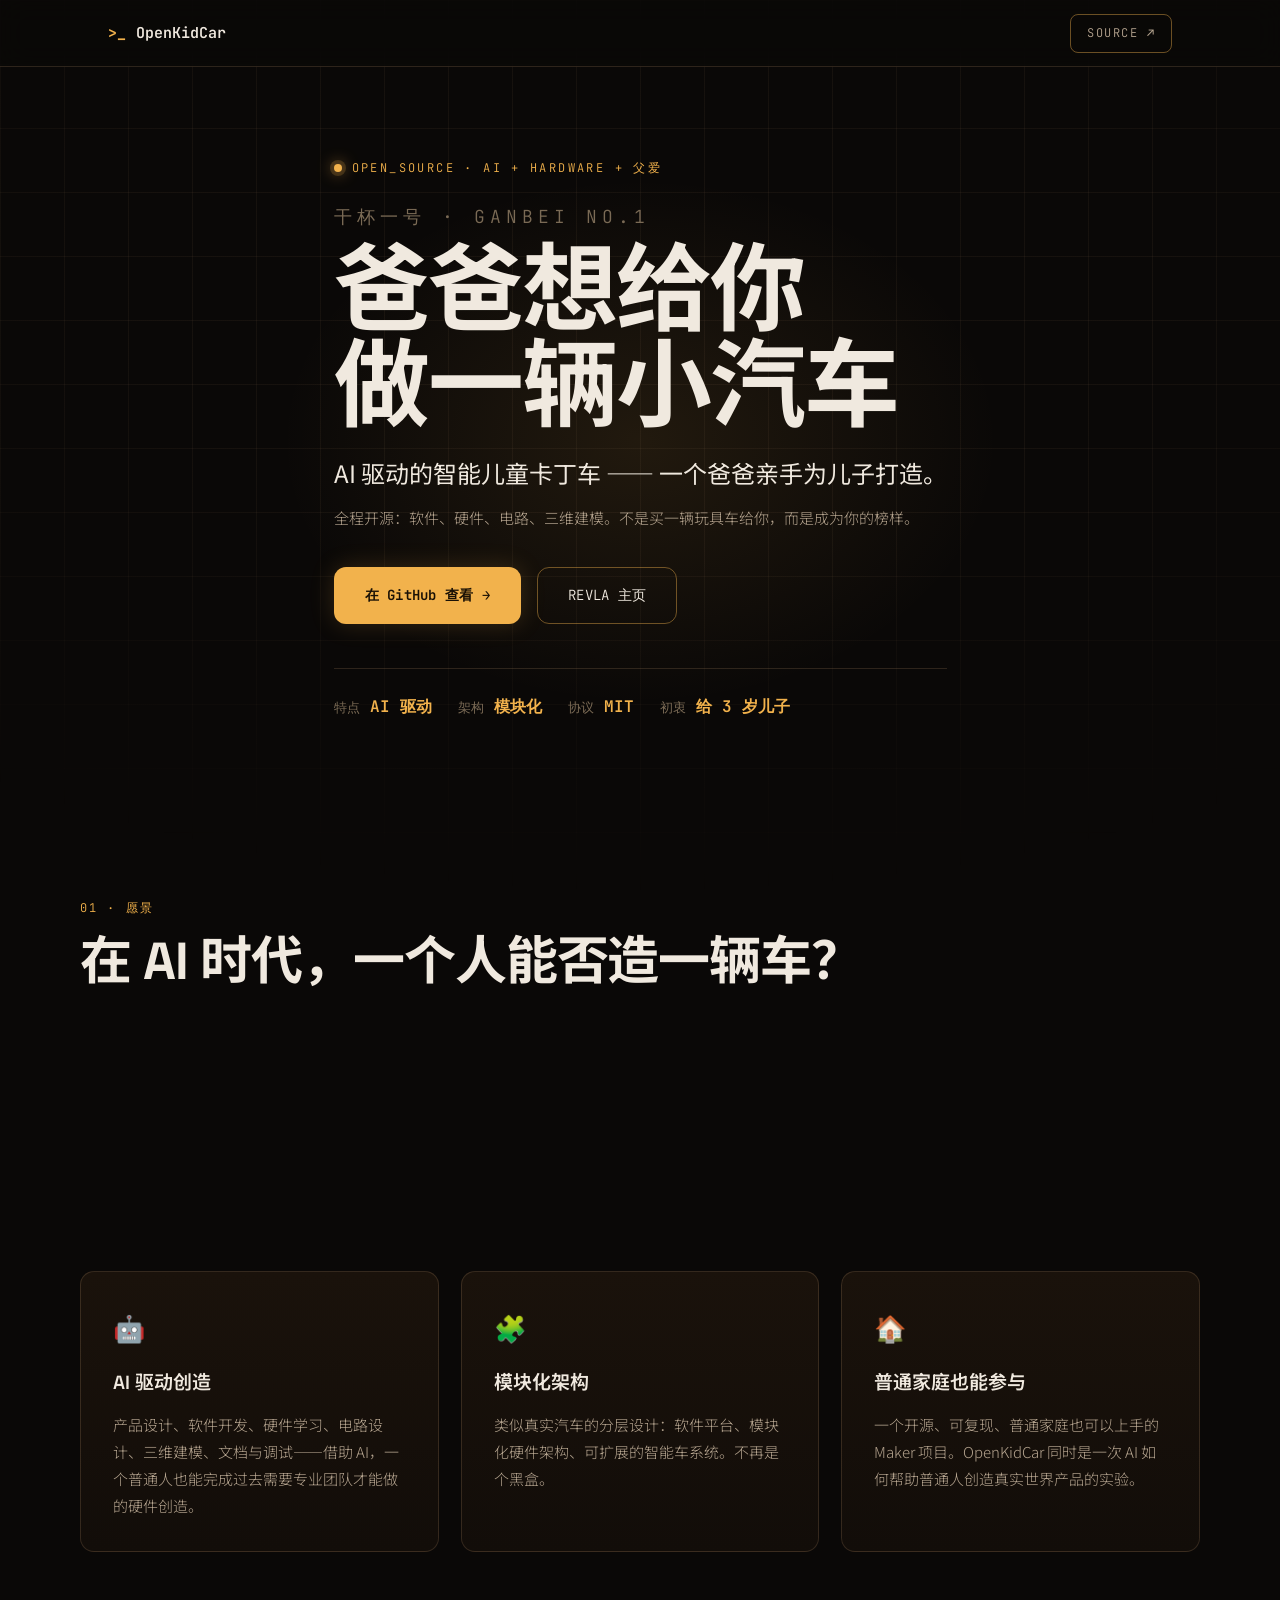
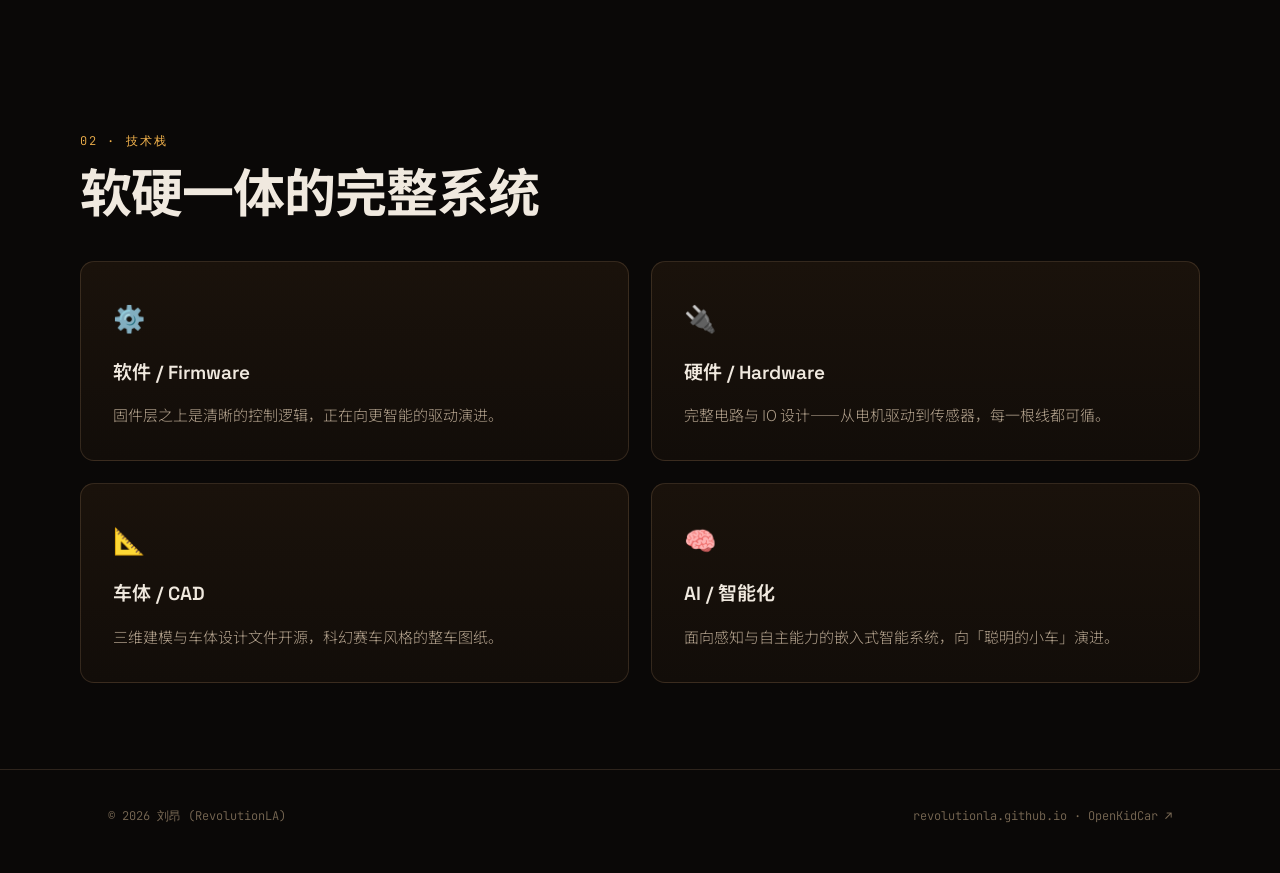
<file: index.html>
<!DOCTYPE html>
<html lang="zh-CN">
<head>
<meta charset="UTF-8" />
<meta name="viewport" content="width=device-width, initial-scale=1.0" />
<meta http-equiv="X-UA-Compatible" content="IE=edge" />
<title>OpenKidCar · 干杯一号 — AI 驱动的智能儿童卡丁车</title>
<meta name="description" content="OpenKidCar「干杯一号」—— 一个爸爸亲手为儿子打造的 AI 驱动开源智能儿童卡丁车。软件 / 硬件 / 电路 / 三维建模全部开源，探索 AI 时代普通人创造真实产品的能力。" />
<meta name="author" content="刘昂 (RevolutionLA)" />
<meta name="robots" content="index, follow" />
<link rel="canonical" href="https://RevolutionLA.github.io/OpenKidCar/" />
<meta property="og:type" content="article" />
<meta property="og:title" content="OpenKidCar · 干杯一号 — AI 驱动的智能儿童卡丁车" />
<meta property="og:description" content="一个爸爸亲手为儿子打造的 AI 开源儿童卡丁车。硬件固件软件全部开源。" />
<meta property="og:url" content="https://RevolutionLA.github.io/OpenKidCar/" />
<meta name="theme-color" content="#07090d" />
<link rel="icon" href="data:image/svg+xml,%3Csvg xmlns='http://www.w3.org/2000/svg' viewBox='0 0 64 64'%3E%3Crect width='64' height='64' rx='12' fill='%230a0807'/%3E%3Crect x='10' y='30' width='44' height='16' rx='6' fill='%23f2b24c'/%3E%3Crect x='18' y='22' width='26' height='10' rx='4' fill='%23d98e2a'/%3E%3Ccircle cx='20' cy='48' r='6' fill='%231a1105' stroke='%23f2b24c' stroke-width='3'/%3E%3Ccircle cx='44' cy='48' r='6' fill='%231a1105' stroke='%23f2b24c' stroke-width='3'/%3E%3C/svg%3E" />
<link rel="preconnect" href="https://fonts.googleapis.com" />
<link rel="preconnect" href="https://fonts.gstatic.com" crossorigin />
<link href="https://fonts.googleapis.com/css2?family=Space+Grotesk:wght@400;500;600;700&family=JetBrains+Mono:wght@400;500;600&family=Noto+Sans+SC:wght@300;400;500;700&display=swap" rel="stylesheet" />
<style>
:root{
  --space-0:#0a0807;--space-1:#120d09;--space-2:#1a120b;
  --ink:#f0e9df;--ink-dim:#b5a48f;--ink-faint:#7a6a55;
  --signal:#f2b24c;--signal-dim:rgba(242,178,76,0.18);--amber:#f05a3c;
  --grid:rgba(190,150,110,0.07);--stroke:rgba(190,150,110,0.20);--stroke-bright:rgba(242,178,76,0.42);
  --display:'Space Grotesk','Noto Sans SC',sans-serif;
  --body:'Noto Sans SC',-apple-system,'PingFang SC','Microsoft YaHei',sans-serif;
  --mono:'JetBrains Mono','SFMono-Regular',Consolas,monospace;--max:1120px;--radius:14px;
}
*{margin:0;padding:0;box-sizing:border-box}
html{color-scheme:dark;scroll-behavior:smooth}
body{font-family:var(--body);background:var(--space-0);color:var(--ink);line-height:1.75;font-weight:300;-webkit-font-smoothing:antialiased;overflow-x:hidden}
.mono{font-family:var(--mono)}em{font-style:normal;font-weight:600;color:var(--amber)}strong{font-weight:600;color:var(--ink)}
a{color:inherit;text-decoration:none}
::selection{background:var(--signal);color:#1a1105}
.container{max-width:var(--max);margin:0 auto;padding:0 28px;position:relative}
.grid-bg{position:fixed;inset:0;z-index:0;pointer-events:none;background-image:linear-gradient(var(--grid) 1px,transparent 1px),linear-gradient(90deg,var(--grid) 1px,transparent 1px);background-size:64px 64px;mask-image:radial-gradient(ellipse 90% 70% at 50% 30%,#000 45%,transparent 100%);-webkit-mask-image:radial-gradient(ellipse 90% 70% at 50% 30%,#000 45%,transparent 100%)}

header.site-header{position:sticky;top:0;z-index:60;background:rgba(10,8,7,0.75);backdrop-filter:blur(14px);-webkit-backdrop-filter:blur(14px);border-bottom:1px solid var(--stroke)}
.nav{display:flex;align-items:center;justify-content:space-between;height:66px;gap:20px}
.brand{display:flex;align-items:center;gap:10px;font-family:var(--mono);font-weight:600;font-size:15px}
.brand-glyph{color:var(--signal);font-weight:700}
.nav-right{display:flex;align-items:center;gap:22px}
.nav-link{font-family:var(--mono);font-size:12px;letter-spacing:0.12em;color:var(--ink-dim);transition:color .2s;border:1px solid var(--stroke-bright);padding:8px 16px;border-radius:8px}
.nav-link:hover{color:var(--signal);border-color:var(--signal)}

.hero{position:relative;min-height:82vh;display:flex;flex-direction:column;justify-content:center;padding:64px 0;overflow:hidden}
.hero::after{content:"";position:absolute;left:50%;top:10%;transform:translateX(-50%);width:820px;height:600px;background:radial-gradient(ellipse at center,rgba(242,178,76,0.10),transparent 62%);z-index:-1;pointer-events:none}
.kicker{display:inline-flex;align-items:center;gap:10px;font-size:12px;letter-spacing:0.2em;color:var(--signal);margin-bottom:22px;font-family:var(--mono)}
.dot{width:8px;height:8px;border-radius:50%;background:var(--signal);box-shadow:0 0 0 4px var(--signal-dim),0 0 16px var(--signal)}
.hero-title{font-family:var(--display);font-size:clamp(42px,9vw,96px);font-weight:700;letter-spacing:-0.02em;line-height:1;margin-bottom:18px;text-wrap:balance}
.hero-title .zh{background:linear-gradient(120deg,var(--signal) 0%,#f0e9df 100%);-webkit-background-clip:text;background-clip:text;color:transparent}
.hero-en{font-size:clamp(14px,1.8vw,18px);letter-spacing:0.28em;color:var(--ink-faint);font-family:var(--mono);margin-bottom:10px}
.hero-zh{font-size:clamp(18px,2.4vw,24px);color:var(--ink);margin-bottom:10px;font-weight:400}
.hero-sub{font-size:15px;color:var(--ink-dim);max-width:620px;line-height:1.8}
.hero-actions{display:flex;gap:16px;margin-top:36px;flex-wrap:wrap}
.btn{display:inline-flex;align-items:center;justify-content:center;font-family:var(--mono);font-size:14px;letter-spacing:0.02em;padding:15px 30px;border-radius:12px;transition:all .25s;border:1px solid transparent;touch-action:manipulation}
.btn-primary{background:var(--signal);color:#1a1105;font-weight:600;box-shadow:0 0 24px var(--signal-dim)}
.btn-primary:hover{background:#ffc76b;box-shadow:0 0 36px rgba(242,178,76,0.4);transform:translateY(-2px)}
.btn-ghost{border:1px solid var(--stroke-bright);color:var(--ink)}
.btn-ghost:hover{border-color:var(--signal);color:var(--signal);box-shadow:0 0 20px var(--signal-dim)}
.specbar{display:flex;flex-wrap:wrap;gap:26px;margin-top:44px;padding-top:24px;border-top:1px solid var(--stroke)}
.spec{display:flex;align-items:baseline;gap:10px;font-size:13px;color:var(--ink-faint);font-family:var(--mono)}
.spec strong{color:var(--signal);font-size:16px;font-weight:600}

.section{padding:86px 0;position:relative}
.sec-tag{display:inline-block;font-size:12px;letter-spacing:0.18em;color:var(--signal);margin-bottom:14px;font-family:var(--mono)}
.sec-title{font-family:var(--display);font-size:clamp(32px,5vw,52px);font-weight:700;letter-spacing:-0.02em;line-height:1.1;margin-bottom:38px;text-wrap:balance}

.quote-block{background:var(--space-1);border:1px solid var(--stroke);border-left:3px solid var(--signal);border-radius:var(--radius);padding:34px 40px;margin:6px 0 46px}
.quote-block p{font-size:clamp(18px,2.4vw,24px);color:var(--ink);line-height:1.8}
.quote-block cite{display:block;margin-top:16px;font-style:normal;font-size:14px;color:var(--ink-faint);font-family:var(--mono)}

.grid{display:grid;grid-template-columns:repeat(auto-fit,minmax(320px,1fr));gap:22px}
.grid-2{grid-template-columns:repeat(auto-fit,minmax(480px,1fr))}
.card{background:linear-gradient(180deg,var(--space-2),var(--space-1));border:1px solid var(--stroke);border-radius:var(--radius);padding:32px;transition:transform .3s,border-color .3s,box-shadow .3s}
.card:hover{transform:translateY(-5px);border-color:var(--stroke-bright);box-shadow:0 16px 44px rgba(0,0,0,0.5),0 0 28px var(--signal-dim)}
.card-icon{font-size:26px;color:var(--signal);margin-bottom:16px;display:block}
.card h3{font-family:var(--display);font-size:19px;font-weight:600;margin-bottom:12px}
.card p{color:var(--ink-dim);font-size:15px;line-height:1.8}

footer.site-footer{border-top:1px solid var(--stroke);padding:36px 0 46px}
.footer-row{display:flex;justify-content:space-between;gap:16px;flex-wrap:wrap;font-size:12px;color:var(--ink-faint);font-family:var(--mono)}
.footer-row a:hover{color:var(--signal)}
a:focus-visible{outline:2px solid var(--signal);outline-offset:3px;border-radius:4px}
@media (max-width:720px){.section{padding:76px 0}.hero{min-height:auto;padding:64px 0 80px}}
.reveal{opacity:0;transform:translateY(30px);transition:opacity .8s cubic-bezier(.16,1,.3,1),transform .8s cubic-bezier(.16,1,.3,1)}
.reveal.visible{opacity:1;transform:none}
@media (prefers-reduced-motion:reduce){.reveal{opacity:1;transform:none;transition:none}*{scroll-behavior:auto!important}}
</style>
</head>
<body>
<div class="grid-bg" aria-hidden="true"></div>

<header class="site-header">
  <nav class="nav container">
    <a class="brand" href="/"><span class="brand-glyph mono">&gt;_</span> OpenKidCar</a>
    <div class="nav-right">
      <a class="nav-link" href="https://github.com/RevolutionLA/OpenKidCar" target="_blank" rel="noopener noreferrer">SOURCE ↗</a>
    </div>
  </nav>
</header>

<section class="hero">
  <div class="container">
    <p class="kicker"><span class="dot"></span> OPEN_SOURCE · AI + HARDWARE + 父爱</p>
    <div class="hero-en">干杯一号 · GANBEI NO.1</div>
    <h1 class="hero-title">爸爸想给你<br/>做一辆小汽车</h1>
    <p class="hero-zh">AI 驱动的智能儿童卡丁车 —— 一个爸爸亲手为儿子打造。</p>
    <p class="hero-sub">全程开源：软件、硬件、电路、三维建模。不是买一辆玩具车给你，而是成为你的榜样。</p>
    <div class="hero-actions">
      <a class="btn btn-primary" href="https://github.com/RevolutionLA/OpenKidCar" target="_blank" rel="noopener noreferrer">在 GitHub 查看 →</a>
      <a class="btn btn-ghost" href="/">REVLA 主页</a>
    </div>
    <div class="specbar">
      <span class="spec">特点 <strong>AI 驱动</strong></span>
      <span class="spec">架构 <strong>模块化</strong></span>
      <span class="spec">协议 <strong>MIT</strong></span>
      <span class="spec">初衷 <strong>给 3 岁儿子</strong></span>
    </div>
  </div>
</section>

<section class="section container" id="vision">
  <span class="sec-tag">01 · 愿景</span>
  <h2 class="sec-title">在 AI 时代，一个人能否造一辆车？</h2>
  <div class="quote-block reveal">
    <p>这辆车不一定是世界上最快的，也不一定是最豪华的。但它会拥有——爸爸亲手设计的外观、爸爸写的代码、爸爸搭建的电子系统。</p>
    <cite>&gt; 我希望未来孩子长大以后，记住的不只是一辆车，而是：曾经爸爸尝试用自己的双手创造一些东西。</cite>
  </div>
  <div class="grid">
    <article class="card reveal"><span class="card-icon">🤖</span><h3>AI 驱动创造</h3><p>产品设计、软件开发、硬件学习、电路设计、三维建模、文档与调试——借助 AI，一个普通人也能完成过去需要专业团队才能做的硬件创造。</p></article>
    <article class="card reveal"><span class="card-icon">🧩</span><h3>模块化架构</h3><p>类似真实汽车的分层设计：软件平台、模块化硬件架构、可扩展的智能车系统。不再是个黑盒。</p></article>
    <article class="card reveal"><span class="card-icon">🏠</span><h3>普通家庭也能参与</h3><p>一个开源、可复现、普通家庭也可以上手的 Maker 项目。OpenKidCar 同时是一次 AI 如何帮助普通人创造真实世界产品的实验。</p></article>
  </div>
</section>

<section class="section container" id="stack">
  <span class="sec-tag">02 · 技术栈</span>
  <h2 class="sec-title">软硬一体的完整系统</h2>
  <div class="grid grid-2">
    <article class="card reveal"><span class="card-icon">⚙️</span><h3>软件 / Firmware</h3><p>固件层之上是清晰的控制逻辑，正在向更智能的驱动演进。</p></article>
    <article class="card reveal"><span class="card-icon">🔌</span><h3>硬件 / Hardware</h3><p>完整电路与 IO 设计——从电机驱动到传感器，每一根线都可循。</p></article>
    <article class="card reveal"><span class="card-icon">📐</span><h3>车体 / CAD</h3><p>三维建模与车体设计文件开源，科幻赛车风格的整车图纸。</p></article>
    <article class="card reveal"><span class="card-icon">🧠</span><h3>AI / 智能化</h3><p>面向感知与自主能力的嵌入式智能系统，向「聪明的小车」演进。</p></article>
  </div>
</section>

<footer class="site-footer">
  <div class="container footer-row">
    <span>© <span id="year"></span> 刘昂 (RevolutionLA)</span>
    <span><a href="/">revolutionla.github.io</a> · <a href="https://github.com/RevolutionLA/OpenKidCar" target="_blank" rel="noopener noreferrer">OpenKidCar ↗</a></span>
  </div>
</footer>

<script>
document.getElementById('year').textContent=new Date().getFullYear();
var els=document.querySelectorAll('.card');var io='IntersectionObserver'in window?new IntersectionObserver(function(e){e.forEach(function(x){if(x.isIntersecting){x.target.classList.add('visible');io.unobserve(x.target)}})},{threshold:0.1}):null;
els.forEach(function(el){if(io){el.classList.add('reveal');io.observe(el)}else{el.classList.add('visible')}});
</script>
</body>
</html>
</file>
